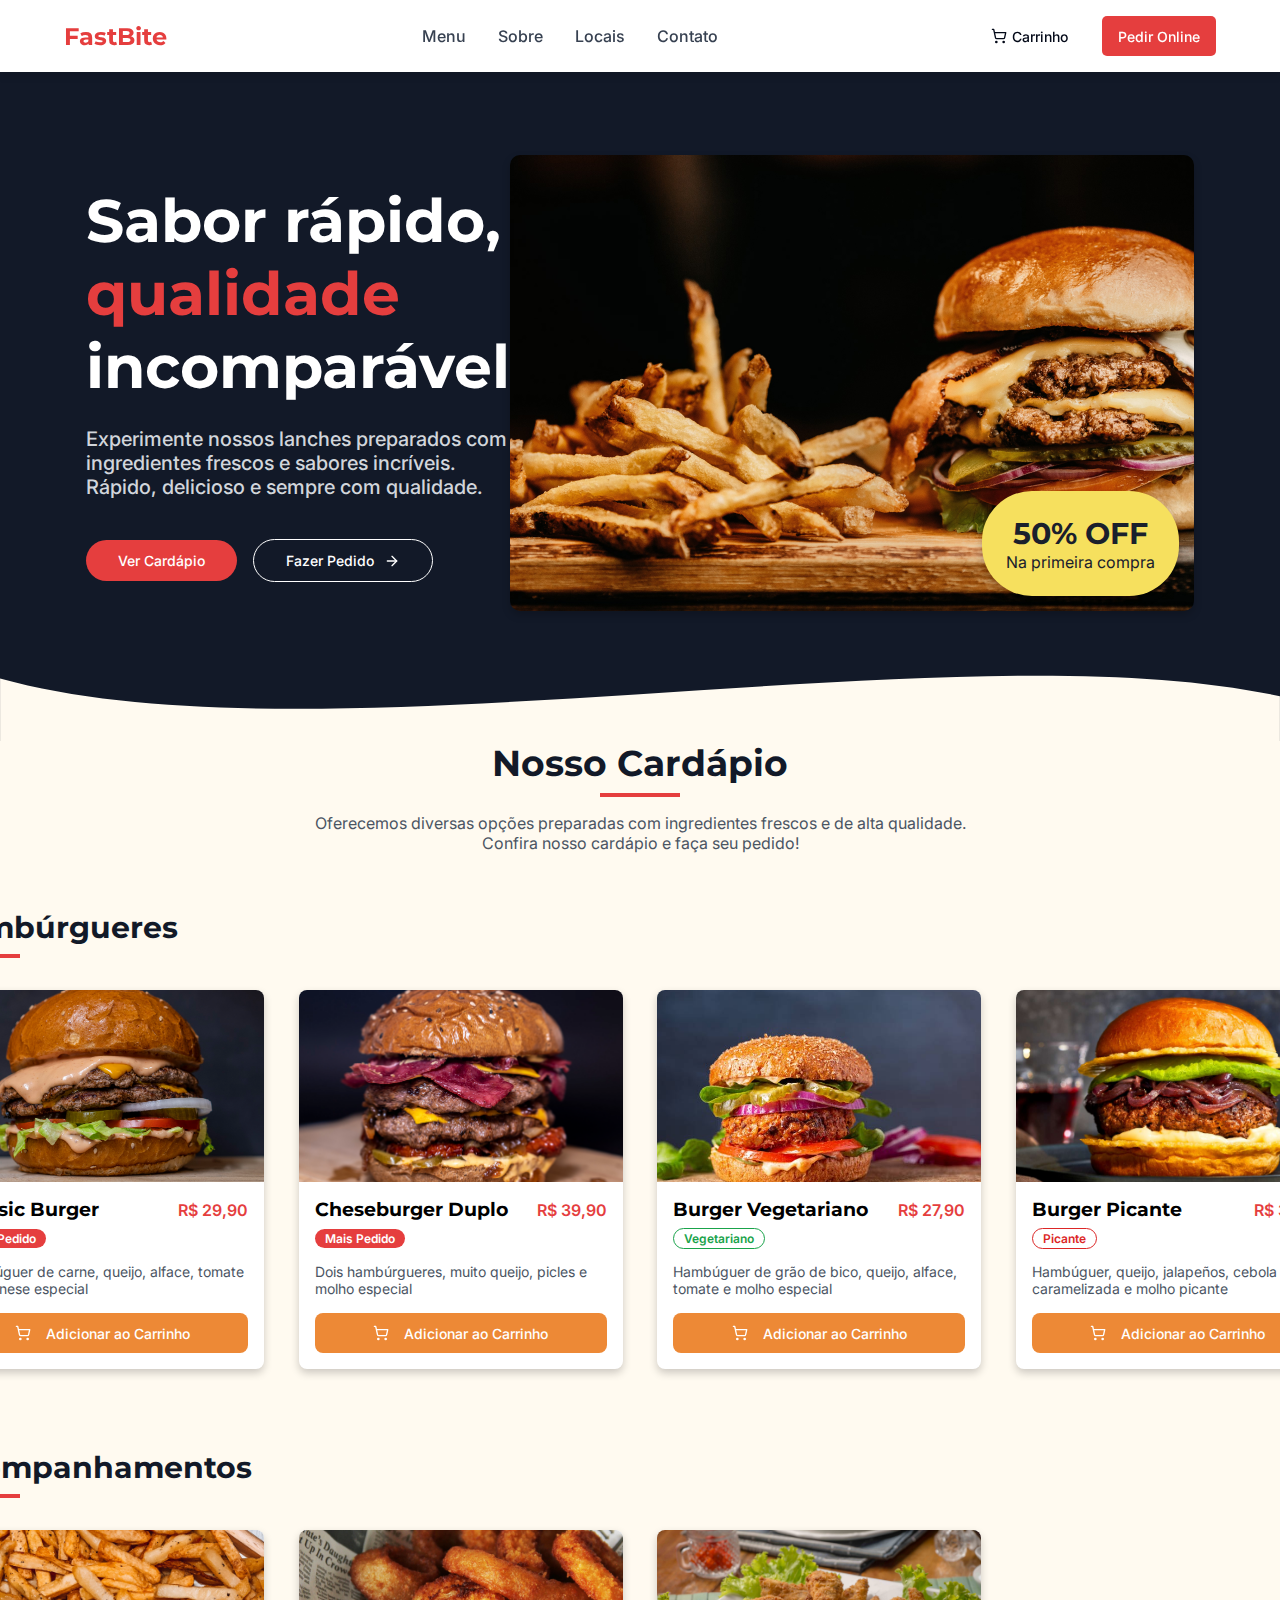
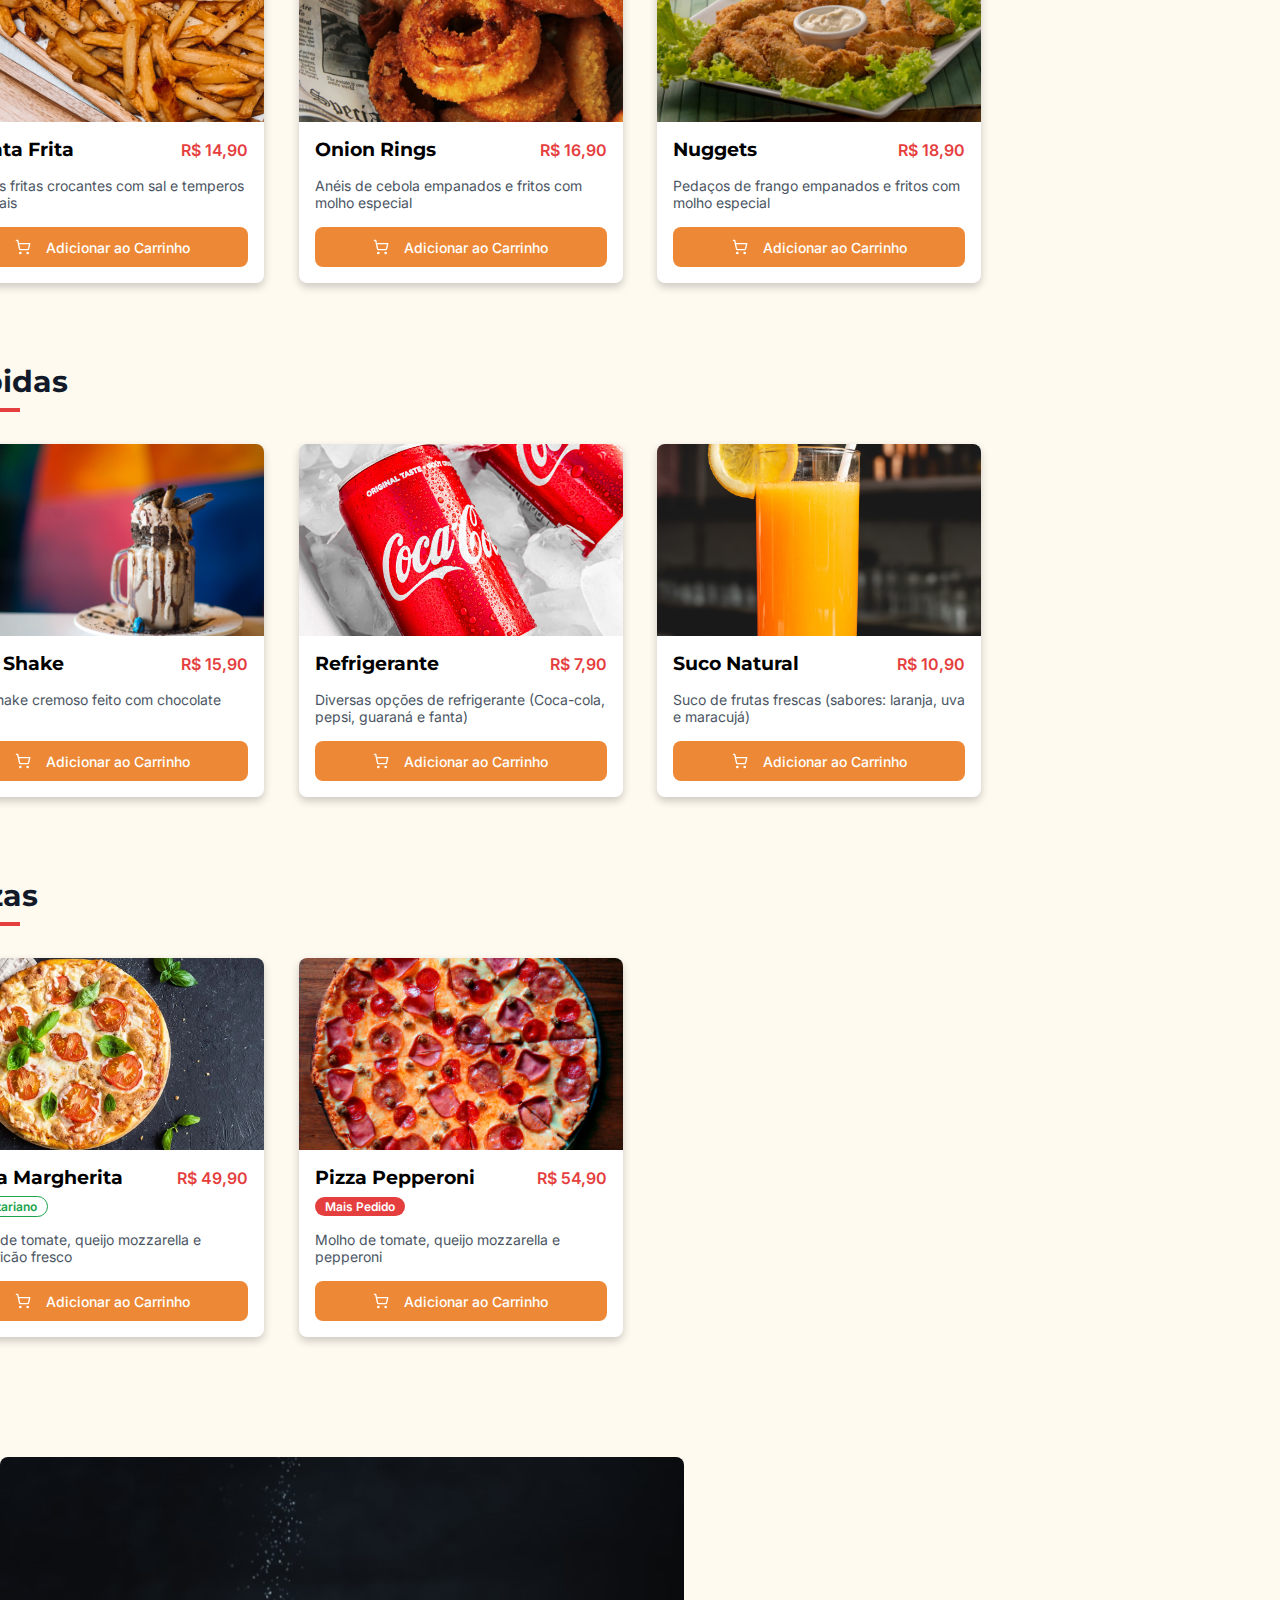
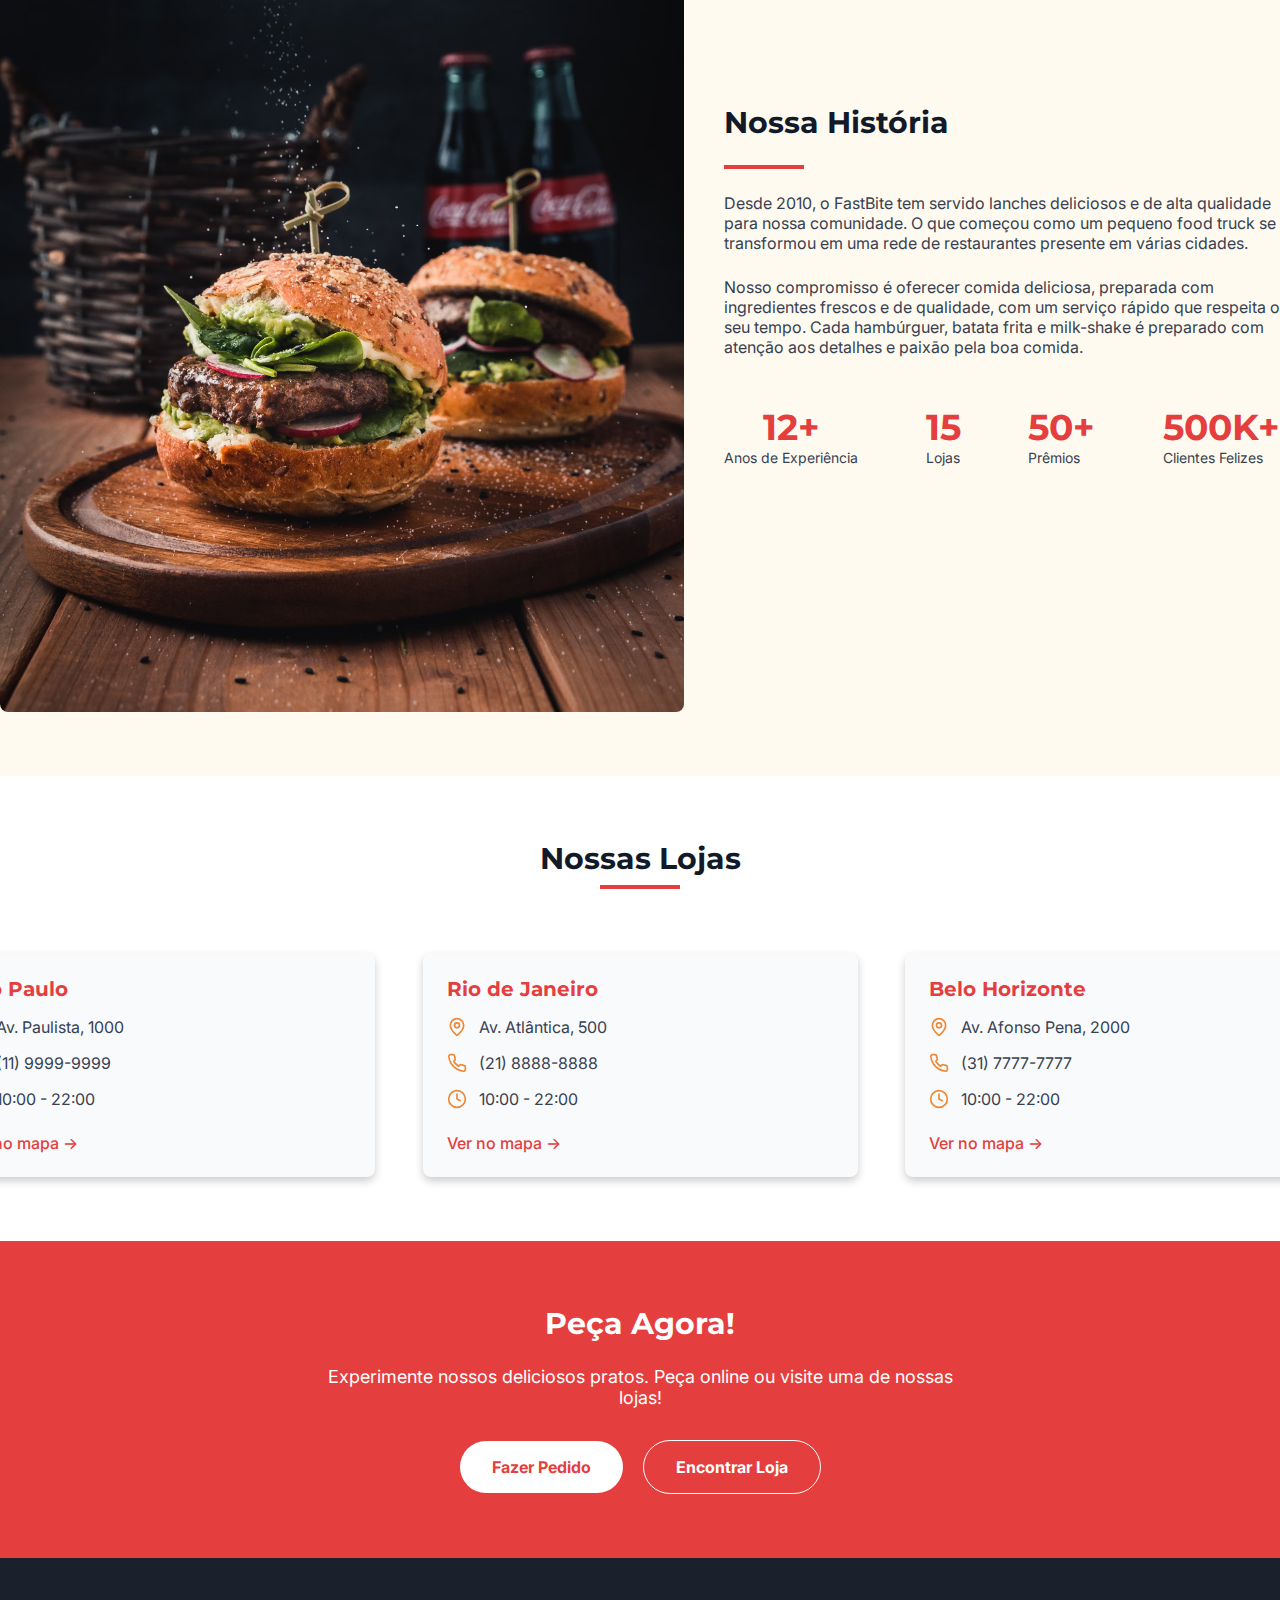
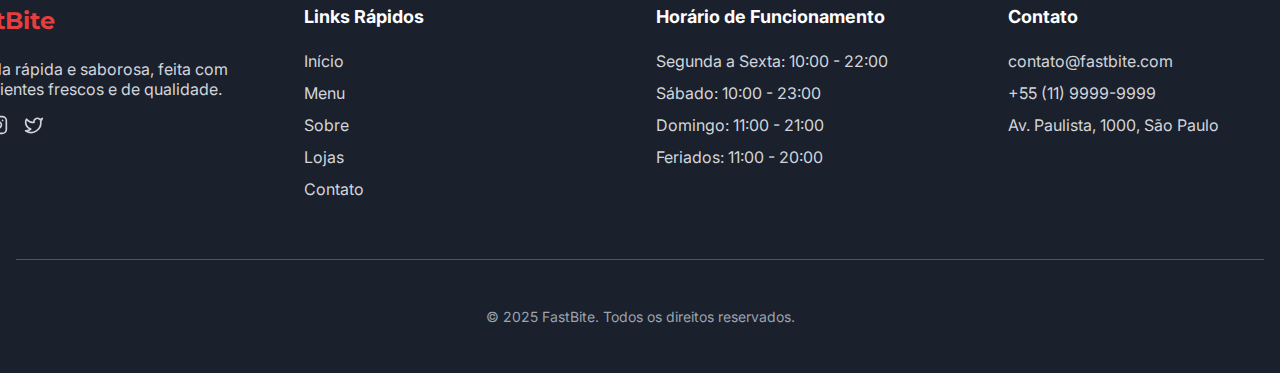
<file: index.html>
<!DOCTYPE html>
<html lang="pt-br">
<head>
  <meta charset="UTF-8">
  <meta name="viewport" content="width=device-width, initial-scale=1.0">
  <link rel="stylesheet" href="style.css">
  <title>FastBite</title>
</head>
<body>
    <header>
      <div class="container-header">
        <h1>
          <a href="./index.html">FastBite</a>
        </h1>
    
        <nav>
          <ul>
            <li><a href="#cardapio">Menu</a></li>
            <li><a href="#sobre">Sobre</a></li>
            <li><a href="#locais">Locais</a></li>
            <li><a href="#contato">Contato</a></li>
          </ul>
        </nav>
    
        <div class="botoes1">
          <a href="./carrinho.html">
            <button class="carrinho">
              <svg xmlns="http://www.w3.org/2000/svg" width="16" height="16" viewBox="0 0 24 24" fill="none" stroke="currentColor" stroke-width="2" stroke-linecap="round" stroke-linejoin="round" class="lucide lucide-shopping-cart" data-lov-id="src/components/Header.tsx:28:14" data-lov-name="ShoppingCart" data-component-path="src/components/Header.tsx" data-component-line="28" data-component-file="Header.tsx" data-component-name="ShoppingCart" data-component-content="%7B%7D"><circle cx="8" cy="21" r="1"></circle><circle cx="19" cy="21" r="1"></circle><path d="M2.05 2.05h2l2.66 12.42a2 2 0 0 0 2 1.58h9.78a2 2 0 0 0 1.95-1.57l1.65-7.43H5.12"></path></svg>
              Carrinho
            </button>
          </a>
          
          <button class="online">Pedir Online</button>
        </div>
      </div>
    </header>
  
    <main>
      <section class="container1" id="inicio">
        <div class="conteudo">
          <div class="texto-cont1">
            <h1>Sabor rápido, <span> qualidade</span> incomparável</h1>
            <p>Experimente nossos lanches preparados com ingredientes frescos e sabores incríveis. Rápido, delicioso e sempre com qualidade.</p>
    
            <div class="botoes2">
              <a href="#cardapio">
                <button class="cardapio">Ver Cardápio</button>
              </a>
              <button class="pedido">
                Fazer Pedido
                <svg xmlns="http://www.w3.org/2000/svg" width="16" height="16" viewBox="0 0 24 24" fill="none" stroke="currentColor" stroke-width="2" stroke-linecap="round" stroke-linejoin="round" class="lucide lucide-arrow-right ml-2 h-4 w-4" data-lov-id="src/components/Hero.tsx:23:14" data-lov-name="ArrowRight" data-component-path="src/components/Hero.tsx" data-component-line="23" data-component-file="Hero.tsx" data-component-name="ArrowRight" data-component-content="%7B%22className%22%3A%22ml-2%20h-4%20w-4%22%7D"><path d="M5 12h14"></path><path d="m12 5 7 7-7 7"></path></svg>
              </button>
            </div>
          </div>
    
          <div class="imagem-cont1">
            <img src="./images/photo-1561758033-d89a9ad46330.avif" alt="Hamburguer com batata frita">
    
            <div class="desconto">
              <h2>50% OFF</h2>
              <p>Na primeira compra</p>
            </div>
          </div>
        </div>

        <div class="wave-bottom">
          <svg viewBox="0 0 1440 110" xmlns="http://www.w3.org/2000/svg">
            <path fill="#FFFAF0" d="M0,40 C360,140 1080,-20 1440,60 L1440,150 L0,150 Z"/>
          </svg>
        </div>
      </section>

      <section class="container2" id="cardapio">
        <div class="conteudo">
          <div class="nossoCardapio">
            <h2>Nosso Cardápio</h2>
            <hr>
            <p>Oferecemos diversas opções preparadas com ingredientes frescos e de alta qualidade.</p>
            <p>Confira nosso cardápio e faça seu pedido!</p>
          </div>
        </div>

        <div class="secao-itens">
          <h2>Hambúrgueres</h2>
          <hr>
          <div class="itens-cardapio">
            <div class="item1">
              <img src="./Images/hamburguer1.avif" alt="Classic Burger">
              
              <div class="itens-conteudo">
                <div class="titulo-itens">
                  <h3>Classic Burger</h3>
                  <span>R$ 29,90</span>
                </div>

                <span class="mais_pedido">Mais Pedido</span>
                <p>Hambúguer de carne, queijo, alface, tomate e maionese especial</p>

                <button>
                  <svg xmlns="http://www.w3.org/2000/svg" width="16" height="16" viewBox="0 0 24 24" fill="none" stroke="currentColor" stroke-width="2" stroke-linecap="round" stroke-linejoin="round" class="lucide lucide-shopping-cart" data-lov-id="src/components/Header.tsx:28:14" data-lov-name="ShoppingCart" data-component-path="src/components/Header.tsx" data-component-line="28" data-component-file="Header.tsx" data-component-name="ShoppingCart" data-component-content="%7B%7D"><circle cx="8" cy="21" r="1"></circle><circle cx="19" cy="21" r="1"></circle><path d="M2.05 2.05h2l2.66 12.42a2 2 0 0 0 2 1.58h9.78a2 2 0 0 0 1.95-1.57l1.65-7.43H5.12"></path></svg>
                  Adicionar ao Carrinho
                </button>
              </div>
            </div>

            <div class="item2">
              <img src="./Images/hamburguer2.avif" alt="Classic Burger">
              
              <div class="itens-conteudo">
                <div class="titulo-itens">
                  <h3>Cheseburger Duplo</h3>
                  <span>R$ 39,90</span>
                </div>

                <span class="mais_pedido">Mais Pedido</span>
                <p>Dois hambúrgueres, muito queijo, picles e molho especial</p>

                <button>
                  <svg xmlns="http://www.w3.org/2000/svg" width="16" height="16" viewBox="0 0 24 24" fill="none" stroke="currentColor" stroke-width="2" stroke-linecap="round" stroke-linejoin="round" class="lucide lucide-shopping-cart" data-lov-id="src/components/Header.tsx:28:14" data-lov-name="ShoppingCart" data-component-path="src/components/Header.tsx" data-component-line="28" data-component-file="Header.tsx" data-component-name="ShoppingCart" data-component-content="%7B%7D"><circle cx="8" cy="21" r="1"></circle><circle cx="19" cy="21" r="1"></circle><path d="M2.05 2.05h2l2.66 12.42a2 2 0 0 0 2 1.58h9.78a2 2 0 0 0 1.95-1.57l1.65-7.43H5.12"></path></svg>
                  Adicionar ao Carrinho
                </button>
              </div>
              
            </div>

            <div class="item3">
              <img src="./Images/hamburguer3.jpg" alt="Classic Burger">
              
              <div class="itens-conteudo">
                <div class="titulo-itens">
                  <h3>Burger Vegetariano</h3>
                  <span>R$ 27,90</span>
                </div>

                <span class="vegetariano">Vegetariano</span>
                <p>Hambúguer de grão de bico, queijo, alface, tomate e molho especial</p>

                <button>
                  <svg xmlns="http://www.w3.org/2000/svg" width="16" height="16" viewBox="0 0 24 24" fill="none" stroke="currentColor" stroke-width="2" stroke-linecap="round" stroke-linejoin="round" class="lucide lucide-shopping-cart" data-lov-id="src/components/Header.tsx:28:14" data-lov-name="ShoppingCart" data-component-path="src/components/Header.tsx" data-component-line="28" data-component-file="Header.tsx" data-component-name="ShoppingCart" data-component-content="%7B%7D"><circle cx="8" cy="21" r="1"></circle><circle cx="19" cy="21" r="1"></circle><path d="M2.05 2.05h2l2.66 12.42a2 2 0 0 0 2 1.58h9.78a2 2 0 0 0 1.95-1.57l1.65-7.43H5.12"></path></svg>
                  Adicionar ao Carrinho
                </button>
              </div>
            </div>

            <div class="item4">
              <img src="./Images/hamburguer4.jpg" alt="Classic Burger">
              
              <div class="itens-conteudo">
                <div class="titulo-itens">
                  <h3>Burger Picante</h3>
                  <span>R$ 32,90</span>
                </div>

                <span class="picante">Picante</span>
                <p>Hambúguer, queijo, jalapeños, cebola caramelizada e molho picante</p>

                <button>
                  <svg xmlns="http://www.w3.org/2000/svg" width="16" height="16" viewBox="0 0 24 24" fill="none" stroke="currentColor" stroke-width="2" stroke-linecap="round" stroke-linejoin="round" class="lucide lucide-shopping-cart" data-lov-id="src/components/Header.tsx:28:14" data-lov-name="ShoppingCart" data-component-path="src/components/Header.tsx" data-component-line="28" data-component-file="Header.tsx" data-component-name="ShoppingCart" data-component-content="%7B%7D"><circle cx="8" cy="21" r="1"></circle><circle cx="19" cy="21" r="1"></circle><path d="M2.05 2.05h2l2.66 12.42a2 2 0 0 0 2 1.58h9.78a2 2 0 0 0 1.95-1.57l1.65-7.43H5.12"></path></svg>
                  Adicionar ao Carrinho
                </button>
              </div>
            </div>
          </div>
        </div>

        <div class="secao-itens">
          <h2>Acompanhamentos</h2>
          <hr>
          <div class="itens-cardapio">
            <div class="item1">
              <img src="./Images/fritas.avif" alt="Batata Frita">
              
              <div class="itens-conteudo">
                <div class="titulo-itens">
                  <h3>Batata Frita</h3>
                  <span>R$ 14,90</span>
                </div>

                <p>Batatas fritas crocantes com sal e temperos especiais</p>

                <button>
                  <svg xmlns="http://www.w3.org/2000/svg" width="16" height="16" viewBox="0 0 24 24" fill="none" stroke="currentColor" stroke-width="2" stroke-linecap="round" stroke-linejoin="round" class="lucide lucide-shopping-cart" data-lov-id="src/components/Header.tsx:28:14" data-lov-name="ShoppingCart" data-component-path="src/components/Header.tsx" data-component-line="28" data-component-file="Header.tsx" data-component-name="ShoppingCart" data-component-content="%7B%7D"><circle cx="8" cy="21" r="1"></circle><circle cx="19" cy="21" r="1"></circle><path d="M2.05 2.05h2l2.66 12.42a2 2 0 0 0 2 1.58h9.78a2 2 0 0 0 1.95-1.57l1.65-7.43H5.12"></path></svg>
                  Adicionar ao Carrinho
                </button>
              </div>
            </div>

            <div class="item2">
              <img src="./Images/onionrings.avif" alt="Onion Rings">
              
              <div class="itens-conteudo">
                <div class="titulo-itens">
                  <h3>Onion Rings</h3>
                  <span>R$ 16,90</span>
                </div>

                <p>Anéis de cebola empanados e fritos com molho especial</p>

                <button>
                  <svg xmlns="http://www.w3.org/2000/svg" width="16" height="16" viewBox="0 0 24 24" fill="none" stroke="currentColor" stroke-width="2" stroke-linecap="round" stroke-linejoin="round" class="lucide lucide-shopping-cart" data-lov-id="src/components/Header.tsx:28:14" data-lov-name="ShoppingCart" data-component-path="src/components/Header.tsx" data-component-line="28" data-component-file="Header.tsx" data-component-name="ShoppingCart" data-component-content="%7B%7D"><circle cx="8" cy="21" r="1"></circle><circle cx="19" cy="21" r="1"></circle><path d="M2.05 2.05h2l2.66 12.42a2 2 0 0 0 2 1.58h9.78a2 2 0 0 0 1.95-1.57l1.65-7.43H5.12"></path></svg>
                  Adicionar ao Carrinho
                </button>
              </div>
            </div>

            <div class="item3">
              <img src="./Images/nuggets.avif" alt="Nuggets">
              
              <div class="itens-conteudo">
                <div class="titulo-itens">
                  <h3>Nuggets</h3>
                  <span>R$ 18,90</span>
                </div>

                <p>Pedaços de frango empanados e fritos com molho especial</p>

                <button>
                  <svg xmlns="http://www.w3.org/2000/svg" width="16" height="16" viewBox="0 0 24 24" fill="none" stroke="currentColor" stroke-width="2" stroke-linecap="round" stroke-linejoin="round" class="lucide lucide-shopping-cart" data-lov-id="src/components/Header.tsx:28:14" data-lov-name="ShoppingCart" data-component-path="src/components/Header.tsx" data-component-line="28" data-component-file="Header.tsx" data-component-name="ShoppingCart" data-component-content="%7B%7D"><circle cx="8" cy="21" r="1"></circle><circle cx="19" cy="21" r="1"></circle><path d="M2.05 2.05h2l2.66 12.42a2 2 0 0 0 2 1.58h9.78a2 2 0 0 0 1.95-1.57l1.65-7.43H5.12"></path></svg>
                  Adicionar ao Carrinho
                </button>
              </div>
            </div>

            <div class="hidden" class="item4"></div>
            </div>
          </div>

          <div class="secao-itens">
          <h2>Bebidas</h2>
          <hr>
          <div class="itens-cardapio">
            <div class="item1">
              <img src="./Images/milkshake.avif" alt="Milk Shake">
              
              <div class="itens-conteudo">
                <div class="titulo-itens">
                  <h3>Milk Shake</h3>
                  <span>R$ 15,90</span>
                </div>

                <p>Milk Shake cremoso feito com chocolate belga</p>

                <button>
                  <svg xmlns="http://www.w3.org/2000/svg" width="16" height="16" viewBox="0 0 24 24" fill="none" stroke="currentColor" stroke-width="2" stroke-linecap="round" stroke-linejoin="round" class="lucide lucide-shopping-cart" data-lov-id="src/components/Header.tsx:28:14" data-lov-name="ShoppingCart" data-component-path="src/components/Header.tsx" data-component-line="28" data-component-file="Header.tsx" data-component-name="ShoppingCart" data-component-content="%7B%7D"><circle cx="8" cy="21" r="1"></circle><circle cx="19" cy="21" r="1"></circle><path d="M2.05 2.05h2l2.66 12.42a2 2 0 0 0 2 1.58h9.78a2 2 0 0 0 1.95-1.57l1.65-7.43H5.12"></path></svg>
                  Adicionar ao Carrinho
                </button>
              </div>
            </div>

            <div class="item2">
              <img src="./Images/coca cola.avif" alt="Refrigerante">
              
              <div class="itens-conteudo">
                <div class="titulo-itens">
                  <h3>Refrigerante</h3>
                  <span>R$ 7,90</span>
                </div>

                <p>Diversas opções de refrigerante (Coca-cola, pepsi, guaraná e fanta)</p>

                <button>
                  <svg xmlns="http://www.w3.org/2000/svg" width="16" height="16" viewBox="0 0 24 24" fill="none" stroke="currentColor" stroke-width="2" stroke-linecap="round" stroke-linejoin="round" class="lucide lucide-shopping-cart" data-lov-id="src/components/Header.tsx:28:14" data-lov-name="ShoppingCart" data-component-path="src/components/Header.tsx" data-component-line="28" data-component-file="Header.tsx" data-component-name="ShoppingCart" data-component-content="%7B%7D"><circle cx="8" cy="21" r="1"></circle><circle cx="19" cy="21" r="1"></circle><path d="M2.05 2.05h2l2.66 12.42a2 2 0 0 0 2 1.58h9.78a2 2 0 0 0 1.95-1.57l1.65-7.43H5.12"></path></svg>
                  Adicionar ao Carrinho
                </button>
              </div>
              
            </div>

            <div class="item3">
              <img src="./Images/suco natural.avif" alt="Suco">
              
              <div class="itens-conteudo">
                <div class="titulo-itens">
                  <h3>Suco Natural</h3>
                  <span>R$ 10,90</span>
                </div>

                <p>Suco de frutas frescas (sabores: laranja, uva e maracujá)</p>

                <button>
                  <svg xmlns="http://www.w3.org/2000/svg" width="16" height="16" viewBox="0 0 24 24" fill="none" stroke="currentColor" stroke-width="2" stroke-linecap="round" stroke-linejoin="round" class="lucide lucide-shopping-cart" data-lov-id="src/components/Header.tsx:28:14" data-lov-name="ShoppingCart" data-component-path="src/components/Header.tsx" data-component-line="28" data-component-file="Header.tsx" data-component-name="ShoppingCart" data-component-content="%7B%7D"><circle cx="8" cy="21" r="1"></circle><circle cx="19" cy="21" r="1"></circle><path d="M2.05 2.05h2l2.66 12.42a2 2 0 0 0 2 1.58h9.78a2 2 0 0 0 1.95-1.57l1.65-7.43H5.12"></path></svg>
                  Adicionar ao Carrinho
                </button>
              </div>
            </div>

            <div class="hidden" class="item4"></div>
          </div>
        </div>

        <div class="secao-itens">
          <h2>Pizzas</h2>
          <hr>
          <div class="itens-cardapio">
            <div class="item1">
              <img src="./Images/pizza1.webp" alt="Pizza Margherita">
              
              <div class="itens-conteudo">
                <div class="titulo-itens">
                  <h3>Pizza Margherita</h3>
                  <span>R$ 49,90</span>
                </div>

                <span class="vegetariano">Vegetariano</span>
                <p>Molho de tomate, queijo mozzarella e manjericão fresco</p>

                <button>
                  <svg xmlns="http://www.w3.org/2000/svg" width="16" height="16" viewBox="0 0 24 24" fill="none" stroke="currentColor" stroke-width="2" stroke-linecap="round" stroke-linejoin="round" class="lucide lucide-shopping-cart" data-lov-id="src/components/Header.tsx:28:14" data-lov-name="ShoppingCart" data-component-path="src/components/Header.tsx" data-component-line="28" data-component-file="Header.tsx" data-component-name="ShoppingCart" data-component-content="%7B%7D"><circle cx="8" cy="21" r="1"></circle><circle cx="19" cy="21" r="1"></circle><path d="M2.05 2.05h2l2.66 12.42a2 2 0 0 0 2 1.58h9.78a2 2 0 0 0 1.95-1.57l1.65-7.43H5.12"></path></svg>
                  Adicionar ao Carrinho
                </button>
              </div>
            </div>

            <div class="item2">
              <img src="./Images/pizza2.avif" alt="Pizza Pepperoni">
              
              <div class="itens-conteudo">
                <div class="titulo-itens">
                  <h3>Pizza Pepperoni</h3>
                  <span>R$ 54,90</span>
                </div>

                <span class="mais_pedido">Mais Pedido</span>
                <p>Molho de tomate, queijo mozzarella e pepperoni</p>

                <button>
                  <svg xmlns="http://www.w3.org/2000/svg" width="16" height="16" viewBox="0 0 24 24" fill="none" stroke="currentColor" stroke-width="2" stroke-linecap="round" stroke-linejoin="round" class="lucide lucide-shopping-cart" data-lov-id="src/components/Header.tsx:28:14" data-lov-name="ShoppingCart" data-component-path="src/components/Header.tsx" data-component-line="28" data-component-file="Header.tsx" data-component-name="ShoppingCart" data-component-content="%7B%7D"><circle cx="8" cy="21" r="1"></circle><circle cx="19" cy="21" r="1"></circle><path d="M2.05 2.05h2l2.66 12.42a2 2 0 0 0 2 1.58h9.78a2 2 0 0 0 1.95-1.57l1.65-7.43H5.12"></path></svg>
                  Adicionar ao Carrinho
                </button>
              </div>
              
            </div>

            <div class="hidden" class="item3"></div>

            <div class="hidden" class="item4"></div>
          </div>
        </div>
      </section>

      <section class="container3" id="sobre">
        <div class="conteudo">
          <img src="./Images/historia.avif" alt="Dois hambúrgueres com duas garrafas de coca-cola no fundo">

          <div class="historia">
            <h2>Nossa História</h2>
            <hr>
            <p>Desde 2010, o FastBite tem servido lanches deliciosos e de alta qualidade para nossa comunidade. O que começou como um pequeno food truck se transformou em uma rede de restaurantes presente em várias cidades.</p>
            <p>Nosso compromisso é oferecer comida deliciosa, preparada com ingredientes frescos e de qualidade, com um serviço rápido que respeita o seu tempo. Cada hambúrguer, batata frita e milk-shake é preparado com atenção aos detalhes e paixão pela boa comida.</p>

            <div class="conquistas">
              <div class="experiencia">
                <h3>12+</h3>
                <p>Anos de Experiência</p>
              </div>

              <div class="lojas">
                <h3>15</h3>
                <p>Lojas</p>
              </div>

              <div class="premios">
                <h3>50+</h3>
                <p>Prêmios</p>
              </div>

              <div class="clientes">
                <h3>500K+</h3>
                <p>Clientes Felizes</p>
              </div>
            </div>
            </div>
        </div>
      </section>

      <section class="container4" id="locais">
        <div class="conteudo">
          <h2>Nossas Lojas</h2>
          <hr>
          <div class="localizacoes">
            <div class="card-localizacao">
              <h2>São Paulo</h2>

              <div class="local">
                <svg xmlns="http://www.w3.org/2000/svg" width="20" height="20" viewBox="0 0 24 24" fill="none" stroke="currentColor" stroke-width="2" stroke-linecap="round" stroke-linejoin="round" class="lucide lucide-map-pin w-5 h-5 text-brand-orange mr-3 mt-0.5" data-lov-id="src/components/Locations.tsx:43:18" data-lov-name="MapPin" data-component-path="src/components/Locations.tsx" data-component-line="43" data-component-file="Locations.tsx" data-component-name="MapPin" data-component-content="%7B%22className%22%3A%22w-5%20h-5%20text-brand-orange%20mr-3%20mt-0.5%22%7D"><path d="M20 10c0 4.993-5.539 10.193-7.399 11.799a1 1 0 0 1-1.202 0C9.539 20.193 4 14.993 4 10a8 8 0 0 1 16 0"></path><circle cx="12" cy="10" r="3"></circle></svg>
                <p>Av. Paulista, 1000</p>
              </div>

              <div class="telefone">
                <svg xmlns="http://www.w3.org/2000/svg" width="20" height="20" viewBox="0 0 24 24" fill="none" stroke="currentColor" stroke-width="2" stroke-linecap="round" stroke-linejoin="round" class="lucide lucide-phone w-5 h-5 text-brand-orange mr-3" data-lov-id="src/components/Locations.tsx:48:18" data-lov-name="Phone" data-component-path="src/components/Locations.tsx" data-component-line="48" data-component-file="Locations.tsx" data-component-name="Phone" data-component-content="%7B%22className%22%3A%22w-5%20h-5%20text-brand-orange%20mr-3%22%7D"><path d="M22 16.92v3a2 2 0 0 1-2.18 2 19.79 19.79 0 0 1-8.63-3.07 19.5 19.5 0 0 1-6-6 19.79 19.79 0 0 1-3.07-8.67A2 2 0 0 1 4.11 2h3a2 2 0 0 1 2 1.72 12.84 12.84 0 0 0 .7 2.81 2 2 0 0 1-.45 2.11L8.09 9.91a16 16 0 0 0 6 6l1.27-1.27a2 2 0 0 1 2.11-.45 12.84 12.84 0 0 0 2.81.7A2 2 0 0 1 22 16.92z"></path></svg>
                <p>(11) 9999-9999</p>
              </div>

              <div class="horario">
                <svg xmlns="http://www.w3.org/2000/svg" width="20" height="20" viewBox="0 0 24 24" fill="none" stroke="currentColor" stroke-width="2" stroke-linecap="round" stroke-linejoin="round" class="lucide lucide-clock w-5 h-5 text-brand-orange mr-3" data-lov-id="src/components/Locations.tsx:53:18" data-lov-name="Clock" data-component-path="src/components/Locations.tsx" data-component-line="53" data-component-file="Locations.tsx" data-component-name="Clock" data-component-content="%7B%22className%22%3A%22w-5%20h-5%20text-brand-orange%20mr-3%22%7D"><circle cx="12" cy="12" r="10"></circle><polyline points="12 6 12 12 16 14"></polyline></svg>
                <p>10:00 - 22:00</p>
              </div>

              <a href="">Ver no mapa →</a>
            </div>

            <div class="card-localizacao">
              <h2>Rio de Janeiro</h2>

              <div class="local">
                <svg xmlns="http://www.w3.org/2000/svg" width="20" height="20" viewBox="0 0 24 24" fill="none" stroke="currentColor" stroke-width="2" stroke-linecap="round" stroke-linejoin="round" class="lucide lucide-map-pin w-5 h-5 text-brand-orange mr-3 mt-0.5" data-lov-id="src/components/Locations.tsx:43:18" data-lov-name="MapPin" data-component-path="src/components/Locations.tsx" data-component-line="43" data-component-file="Locations.tsx" data-component-name="MapPin" data-component-content="%7B%22className%22%3A%22w-5%20h-5%20text-brand-orange%20mr-3%20mt-0.5%22%7D"><path d="M20 10c0 4.993-5.539 10.193-7.399 11.799a1 1 0 0 1-1.202 0C9.539 20.193 4 14.993 4 10a8 8 0 0 1 16 0"></path><circle cx="12" cy="10" r="3"></circle></svg>
                <p>Av. Atlântica, 500</p>
              </div>

              <div class="telefone">
                <svg xmlns="http://www.w3.org/2000/svg" width="20" height="20" viewBox="0 0 24 24" fill="none" stroke="currentColor" stroke-width="2" stroke-linecap="round" stroke-linejoin="round" class="lucide lucide-phone w-5 h-5 text-brand-orange mr-3" data-lov-id="src/components/Locations.tsx:48:18" data-lov-name="Phone" data-component-path="src/components/Locations.tsx" data-component-line="48" data-component-file="Locations.tsx" data-component-name="Phone" data-component-content="%7B%22className%22%3A%22w-5%20h-5%20text-brand-orange%20mr-3%22%7D"><path d="M22 16.92v3a2 2 0 0 1-2.18 2 19.79 19.79 0 0 1-8.63-3.07 19.5 19.5 0 0 1-6-6 19.79 19.79 0 0 1-3.07-8.67A2 2 0 0 1 4.11 2h3a2 2 0 0 1 2 1.72 12.84 12.84 0 0 0 .7 2.81 2 2 0 0 1-.45 2.11L8.09 9.91a16 16 0 0 0 6 6l1.27-1.27a2 2 0 0 1 2.11-.45 12.84 12.84 0 0 0 2.81.7A2 2 0 0 1 22 16.92z"></path></svg>
                <p>(21) 8888-8888</p>
              </div>

              <div class="horario">
                <svg xmlns="http://www.w3.org/2000/svg" width="20" height="20" viewBox="0 0 24 24" fill="none" stroke="currentColor" stroke-width="2" stroke-linecap="round" stroke-linejoin="round" class="lucide lucide-clock w-5 h-5 text-brand-orange mr-3" data-lov-id="src/components/Locations.tsx:53:18" data-lov-name="Clock" data-component-path="src/components/Locations.tsx" data-component-line="53" data-component-file="Locations.tsx" data-component-name="Clock" data-component-content="%7B%22className%22%3A%22w-5%20h-5%20text-brand-orange%20mr-3%22%7D"><circle cx="12" cy="12" r="10"></circle><polyline points="12 6 12 12 16 14"></polyline></svg>
                <p>10:00 - 22:00</p>
              </div>

              <a href="">Ver no mapa →</a>
            </div>

            <div class="card-localizacao">
              <h2>Belo Horizonte</h2>

              <div class="local">
                <svg xmlns="http://www.w3.org/2000/svg" width="20" height="20" viewBox="0 0 24 24" fill="none" stroke="currentColor" stroke-width="2" stroke-linecap="round" stroke-linejoin="round" class="lucide lucide-map-pin w-5 h-5 text-brand-orange mr-3 mt-0.5" data-lov-id="src/components/Locations.tsx:43:18" data-lov-name="MapPin" data-component-path="src/components/Locations.tsx" data-component-line="43" data-component-file="Locations.tsx" data-component-name="MapPin" data-component-content="%7B%22className%22%3A%22w-5%20h-5%20text-brand-orange%20mr-3%20mt-0.5%22%7D"><path d="M20 10c0 4.993-5.539 10.193-7.399 11.799a1 1 0 0 1-1.202 0C9.539 20.193 4 14.993 4 10a8 8 0 0 1 16 0"></path><circle cx="12" cy="10" r="3"></circle></svg>
                <p>Av. Afonso Pena, 2000</p>
              </div>

              <div class="telefone">
                <svg xmlns="http://www.w3.org/2000/svg" width="20" height="20" viewBox="0 0 24 24" fill="none" stroke="currentColor" stroke-width="2" stroke-linecap="round" stroke-linejoin="round" class="lucide lucide-phone w-5 h-5 text-brand-orange mr-3" data-lov-id="src/components/Locations.tsx:48:18" data-lov-name="Phone" data-component-path="src/components/Locations.tsx" data-component-line="48" data-component-file="Locations.tsx" data-component-name="Phone" data-component-content="%7B%22className%22%3A%22w-5%20h-5%20text-brand-orange%20mr-3%22%7D"><path d="M22 16.92v3a2 2 0 0 1-2.18 2 19.79 19.79 0 0 1-8.63-3.07 19.5 19.5 0 0 1-6-6 19.79 19.79 0 0 1-3.07-8.67A2 2 0 0 1 4.11 2h3a2 2 0 0 1 2 1.72 12.84 12.84 0 0 0 .7 2.81 2 2 0 0 1-.45 2.11L8.09 9.91a16 16 0 0 0 6 6l1.27-1.27a2 2 0 0 1 2.11-.45 12.84 12.84 0 0 0 2.81.7A2 2 0 0 1 22 16.92z"></path></svg>
                <p>(31) 7777-7777</p>
              </div>

              <div class="horario">
                <svg xmlns="http://www.w3.org/2000/svg" width="20" height="20" viewBox="0 0 24 24" fill="none" stroke="currentColor" stroke-width="2" stroke-linecap="round" stroke-linejoin="round" class="lucide lucide-clock w-5 h-5 text-brand-orange mr-3" data-lov-id="src/components/Locations.tsx:53:18" data-lov-name="Clock" data-component-path="src/components/Locations.tsx" data-component-line="53" data-component-file="Locations.tsx" data-component-name="Clock" data-component-content="%7B%22className%22%3A%22w-5%20h-5%20text-brand-orange%20mr-3%22%7D"><circle cx="12" cy="12" r="10"></circle><polyline points="12 6 12 12 16 14"></polyline></svg>
                <p>10:00 - 22:00</p>
              </div>

              <a href="">Ver no mapa →</a>
            </div>
          </div>
        </div>
      </section>

      <section class="container5" id="contato">
        <div class="conteudo">
          <h2>Peça Agora!</h2>
          <p>Experimente nossos deliciosos pratos. Peça online ou visite uma de nossas lojas!</p>
          <div class="botoes-pedido">
            <button class="fazer-pedido">
              Fazer Pedido
            </button>

            <button class="encontrar-loja">
              Encontrar Loja
            </button>
          </div>
        </div>
      </section>
    </main>

    <footer>
      <div class="conteudo">
        <div class="footer-conteudo">
          <div class="fast-bite">
            <h3>FastBite</h3>
            <p>Comida rápida e saborosa, feita com ingredientes frescos e de qualidade.</p>

            <div class="redes">
              <svg xmlns="http://www.w3.org/2000/svg" width="20" height="20" viewBox="0 0 24 24" fill="none" stroke="currentColor" stroke-width="2" stroke-linecap="round" stroke-linejoin="round" class="lucide lucide-facebook" data-lov-id="src/components/Footer.tsx:17:16" data-lov-name="Facebook" data-component-path="src/components/Footer.tsx" data-component-line="17" data-component-file="Footer.tsx" data-component-name="Facebook" data-component-content="%7B%7D"><path d="M18 2h-3a5 5 0 0 0-5 5v3H7v4h3v8h4v-8h3l1-4h-4V7a1 1 0 0 1 1-1h3z"></path></svg>

              <svg xmlns="http://www.w3.org/2000/svg" width="20" height="20" viewBox="0 0 24 24" fill="none" stroke="currentColor" stroke-width="2" stroke-linecap="round" stroke-linejoin="round" class="lucide lucide-instagram" data-lov-id="src/components/Footer.tsx:20:16" data-lov-name="Instagram" data-component-path="src/components/Footer.tsx" data-component-line="20" data-component-file="Footer.tsx" data-component-name="Instagram" data-component-content="%7B%7D"><rect width="20" height="20" x="2" y="2" rx="5" ry="5"></rect><path d="M16 11.37A4 4 0 1 1 12.63 8 4 4 0 0 1 16 11.37z"></path><line x1="17.5" x2="17.51" y1="6.5" y2="6.5"></line></svg>

              <svg xmlns="http://www.w3.org/2000/svg" width="20" height="20" viewBox="0 0 24 24" fill="none" stroke="currentColor" stroke-width="2" stroke-linecap="round" stroke-linejoin="round" class="lucide lucide-twitter" data-lov-id="src/components/Footer.tsx:23:16" data-lov-name="Twitter" data-component-path="src/components/Footer.tsx" data-component-line="23" data-component-file="Footer.tsx" data-component-name="Twitter" data-component-content="%7B%7D"><path d="M22 4s-.7 2.1-2 3.4c1.6 10-9.4 17.3-18 11.6 2.2.1 4.4-.6 6-2C3 15.5.5 9.6 3 5c2.2 2.6 5.6 4.1 9 4-.9-4.2 4-6.6 7-3.8 1.1 0 3-1.2 3-1.2z"></path></svg>
            </div>
          </div>

          <div class="links-rapidos">
            <h4>Links Rápidos</h4>
            <ul>
              <li>
                <a href="#inicio">Início</a>
              </li>
              <li>
                <a href="#cardapio">Menu</a>
              </li>
              <li>
                <a href="#sobre">Sobre</a>
              </li>
              <li>
                <a href="#locais">Lojas</a>
              </li>
              <li>
                <a href="#contato">Contato</a>
              </li>
            </ul>
          </div>

          <div class="horario-funcionamento">
            <h4>Horário de Funcionamento</h4>
            <ul>
              <li>
                Segunda a Sexta: 10:00 - 22:00
              </li>
              <li>
                Sábado: 10:00 - 23:00
              </li>
              <li>
                Domingo: 11:00 - 21:00
              </li>
              <li>
                Feriados: 11:00 - 20:00
              </li>
            </ul>
          </div>

          <div class="contato">
            <h4>Contato</h4>
            <ul>
              <li>contato@fastbite.com</li>
              <li>+55 (11) 9999-9999</li>
              <li>Av. Paulista, 1000, São Paulo</li>
            </ul>
          </div>
        </div>

        <hr>

        <p class="copyright">&copy; 2025 FastBite. Todos os direitos reservados.</p>
      </div>
    </footer>
</body>
</html>
</file>
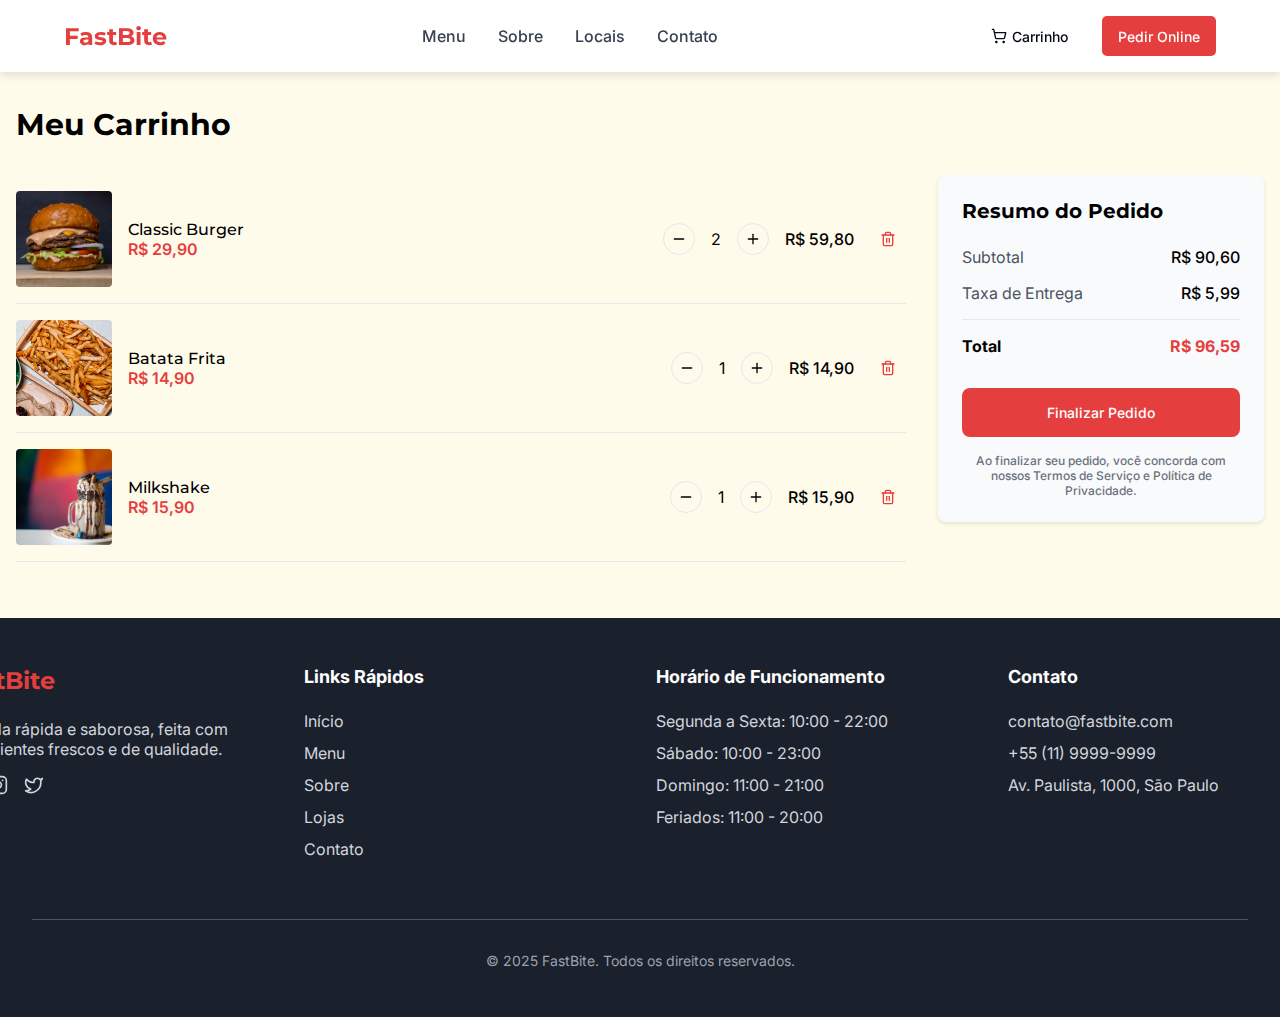
<file: carrinho.html>
<!DOCTYPE html>
<html lang="pt-br">
<head>
    <meta charset="UTF-8">
    <meta name="viewport" content="width=device-width, initial-scale=1.0">
    <link rel="stylesheet" href="carrinho.css">
    <title>FastBite</title>
</head>
<body>
    <header>
      <div class="container-header">
        <h1>
          <a href="./index.html">FastBite</a>
        </h1>
    
        <nav>
          <ul>
            <li><a href="#cardapio">Menu</a></li>
            <li><a href="#sobre">Sobre</a></li>
            <li><a href="#locais">Locais</a></li>
            <li><a href="#contato">Contato</a></li>
          </ul>
        </nav>
    
        <div class="botoes1">
          <a href="./carrinho.html">
            <button class="carrinho">
              <svg xmlns="http://www.w3.org/2000/svg" width="16" height="16" viewBox="0 0 24 24" fill="none" stroke="currentColor" stroke-width="2" stroke-linecap="round" stroke-linejoin="round" class="lucide lucide-shopping-cart" data-lov-id="src/components/Header.tsx:28:14" data-lov-name="ShoppingCart" data-component-path="src/components/Header.tsx" data-component-line="28" data-component-file="Header.tsx" data-component-name="ShoppingCart" data-component-content="%7B%7D"><circle cx="8" cy="21" r="1"></circle><circle cx="19" cy="21" r="1"></circle><path d="M2.05 2.05h2l2.66 12.42a2 2 0 0 0 2 1.58h9.78a2 2 0 0 0 1.95-1.57l1.65-7.43H5.12"></path></svg>
              Carrinho
            </button>
          </a>
          
          <button class="online">Pedir Online</button>
        </div>
      </div>
    </header>

    <main>
        <div class="conteudo">
            <h1>Meu Carrinho</h1>

            <div class="carrinho-container">
                <div class="pedido">
                    <div class="itens">
                        <div class="item-selecionado">
                            <img src="./Images/hamburguer1.avif" alt="Classic Burger">
                            <div class="item-text">
                                <h2>Classic Burger</h2>
                                <p>R$ 29,90</p>
                            </div>
                        </div>
                        <div class="total">
                            <button>
                                <svg xmlns="http://www.w3.org/2000/svg" width="16" height="16" viewBox="0 0 24 24" fill="none" stroke="currentColor" stroke-width="2" stroke-linecap="round" stroke-linejoin="round" class="lucide lucide-minus h-4 w-4" data-lov-id="src/pages/Cart.tsx:68:24" data-lov-name="Minus" data-component-path="src/pages/Cart.tsx" data-component-line="68" data-component-file="Cart.tsx" data-component-name="Minus" data-component-content="%7B%22className%22%3A%22h-4%20w-4%22%7D"><path d="M5 12h14"></path></svg>
                            </button>
                            <span>2</span>
                            <button>
                                <svg xmlns="http://www.w3.org/2000/svg" width="16" height="16" viewBox="0 0 24 24" fill="none" stroke="currentColor" stroke-width="2" stroke-linecap="round" stroke-linejoin="round" class="lucide lucide-plus h-4 w-4" data-lov-id="src/pages/Cart.tsx:76:24" data-lov-name="Plus" data-component-path="src/pages/Cart.tsx" data-component-line="76" data-component-file="Cart.tsx" data-component-name="Plus" data-component-content="%7B%22className%22%3A%22h-4%20w-4%22%7D"><path d="M5 12h14"></path><path d="M12 5v14"></path></svg>
                            </button>
                            <p>R$ 59,80</p>
                            <svg xmlns="http://www.w3.org/2000/svg" width="16" height="16" viewBox="0 0 24 24" fill="none" stroke="currentColor" stroke-width="2" stroke-linecap="round" stroke-linejoin="round" class="lucide lucide-trash2 h-5 w-5" data-lov-id="src/pages/Cart.tsx:83:22" data-lov-name="Trash2" data-component-path="src/pages/Cart.tsx" data-component-line="83" data-component-file="Cart.tsx" data-component-name="Trash2" data-component-content="%7B%22className%22%3A%22h-5%20w-5%22%7D"><path d="M3 6h18"></path><path d="M19 6v14c0 1-1 2-2 2H7c-1 0-2-1-2-2V6"></path><path d="M8 6V4c0-1 1-2 2-2h4c1 0 2 1 2 2v2"></path><line x1="10" x2="10" y1="11" y2="17"></line><line x1="14" x2="14" y1="11" y2="17"></line></svg>
                        </div>
                    </div>

                    <hr>

                    <div class="itens">
                        <div class="item-selecionado">
                            <img src="./Images/fritas.avif" alt="Batata Frita">
                            <div class="item-text">
                                <h2>Batata Frita</h2>
                                <p>R$ 14,90</p>
                            </div>
                        </div>
                        <div class="total">
                            <button>
                                <svg xmlns="http://www.w3.org/2000/svg" width="16" height="16" viewBox="0 0 24 24" fill="none" stroke="currentColor" stroke-width="2" stroke-linecap="round" stroke-linejoin="round" class="lucide lucide-minus h-4 w-4" data-lov-id="src/pages/Cart.tsx:68:24" data-lov-name="Minus" data-component-path="src/pages/Cart.tsx" data-component-line="68" data-component-file="Cart.tsx" data-component-name="Minus" data-component-content="%7B%22className%22%3A%22h-4%20w-4%22%7D"><path d="M5 12h14"></path></svg>
                            </button>
                            <span>1</span>
                            <button>
                                <svg xmlns="http://www.w3.org/2000/svg" width="16" height="16" viewBox="0 0 24 24" fill="none" stroke="currentColor" stroke-width="2" stroke-linecap="round" stroke-linejoin="round" class="lucide lucide-plus h-4 w-4" data-lov-id="src/pages/Cart.tsx:76:24" data-lov-name="Plus" data-component-path="src/pages/Cart.tsx" data-component-line="76" data-component-file="Cart.tsx" data-component-name="Plus" data-component-content="%7B%22className%22%3A%22h-4%20w-4%22%7D"><path d="M5 12h14"></path><path d="M12 5v14"></path></svg>
                            </button>
                            <p>R$ 14,90</p>
                            <svg xmlns="http://www.w3.org/2000/svg" width="16" height="16" viewBox="0 0 24 24" fill="none" stroke="currentColor" stroke-width="2" stroke-linecap="round" stroke-linejoin="round" class="lucide lucide-trash2 h-5 w-5" data-lov-id="src/pages/Cart.tsx:83:22" data-lov-name="Trash2" data-component-path="src/pages/Cart.tsx" data-component-line="83" data-component-file="Cart.tsx" data-component-name="Trash2" data-component-content="%7B%22className%22%3A%22h-5%20w-5%22%7D"><path d="M3 6h18"></path><path d="M19 6v14c0 1-1 2-2 2H7c-1 0-2-1-2-2V6"></path><path d="M8 6V4c0-1 1-2 2-2h4c1 0 2 1 2 2v2"></path><line x1="10" x2="10" y1="11" y2="17"></line><line x1="14" x2="14" y1="11" y2="17"></line></svg>
                        </div>
                    </div>

                    <hr>

                    <div class="itens">
                        <div class="item-selecionado">
                            <img src="./Images/milkshake.avif" alt="Milkshake">
                            <div class="item-text">
                                <h2>Milkshake</h2>
                                <p>R$ 15,90</p>
                            </div>
                        </div>

                        <div class="total">
                            <button>
                                <svg xmlns="http://www.w3.org/2000/svg" width="16" height="16" viewBox="0 0 24 24" fill="none" stroke="currentColor" stroke-width="2" stroke-linecap="round" stroke-linejoin="round" class="lucide lucide-minus h-4 w-4" data-lov-id="src/pages/Cart.tsx:68:24" data-lov-name="Minus" data-component-path="src/pages/Cart.tsx" data-component-line="68" data-component-file="Cart.tsx" data-component-name="Minus" data-component-content="%7B%22className%22%3A%22h-4%20w-4%22%7D"><path d="M5 12h14"></path></svg>
                            </button>
                            <span>1</span>
                            <button>
                                <svg xmlns="http://www.w3.org/2000/svg" width="16" height="16" viewBox="0 0 24 24" fill="none" stroke="currentColor" stroke-width="2" stroke-linecap="round" stroke-linejoin="round" class="lucide lucide-plus h-4 w-4" data-lov-id="src/pages/Cart.tsx:76:24" data-lov-name="Plus" data-component-path="src/pages/Cart.tsx" data-component-line="76" data-component-file="Cart.tsx" data-component-name="Plus" data-component-content="%7B%22className%22%3A%22h-4%20w-4%22%7D"><path d="M5 12h14"></path><path d="M12 5v14"></path></svg>
                            </button>
                            <p>R$ 15,90</p>
                            <svg xmlns="http://www.w3.org/2000/svg" width="16" height="16" viewBox="0 0 24 24" fill="none" stroke="currentColor" stroke-width="2" stroke-linecap="round" stroke-linejoin="round" class="lucide lucide-trash2 h-5 w-5" data-lov-id="src/pages/Cart.tsx:83:22" data-lov-name="Trash2" data-component-path="src/pages/Cart.tsx" data-component-line="83" data-component-file="Cart.tsx" data-component-name="Trash2" data-component-content="%7B%22className%22%3A%22h-5%20w-5%22%7D"><path d="M3 6h18"></path><path d="M19 6v14c0 1-1 2-2 2H7c-1 0-2-1-2-2V6"></path><path d="M8 6V4c0-1 1-2 2-2h4c1 0 2 1 2 2v2"></path><line x1="10" x2="10" y1="11" y2="17"></line><line x1="14" x2="14" y1="11" y2="17"></line></svg>
                        </div>
                    </div>

                    <hr>
                </div>

                <div class="resumo-pedido">
                    <h2>Resumo do Pedido</h2>
                    <div class="subtotal">
                        <p class="texto-resumo">Subtotal</p>
                        <p class="valor-resumo">R$ 90,60</p>
                    </div>
                    <div class="subtotal">
                        <p class="texto-resumo">Taxa de Entrega</p>
                        <p class="valor-resumo">R$ 5,99</p>
                    </div>

                    <hr>

                    <div class="subtotal">
                        <p class="texto-total">Total</p>
                        <p class="valor-total">R$ 96,59</p>
                    </div>
                    <button class="finalizar-pedido">Finalizar Pedido</button>
                    <p class="politicas">Ao finalizar seu pedido, você concorda com nossos Termos de Serviço e Política de Privacidade.</p>
                </div>
            </div>
        </div>
    </main>

    <footer>
      <div class="conteudo">
        <div class="footer-conteudo">
          <div class="fast-bite">
            <h3>FastBite</h3>
            <p>Comida rápida e saborosa, feita com ingredientes frescos e de qualidade.</p>

            <div class="redes">
              <svg xmlns="http://www.w3.org/2000/svg" width="20" height="20" viewBox="0 0 24 24" fill="none" stroke="currentColor" stroke-width="2" stroke-linecap="round" stroke-linejoin="round" class="lucide lucide-facebook" data-lov-id="src/components/Footer.tsx:17:16" data-lov-name="Facebook" data-component-path="src/components/Footer.tsx" data-component-line="17" data-component-file="Footer.tsx" data-component-name="Facebook" data-component-content="%7B%7D"><path d="M18 2h-3a5 5 0 0 0-5 5v3H7v4h3v8h4v-8h3l1-4h-4V7a1 1 0 0 1 1-1h3z"></path></svg>

              <svg xmlns="http://www.w3.org/2000/svg" width="20" height="20" viewBox="0 0 24 24" fill="none" stroke="currentColor" stroke-width="2" stroke-linecap="round" stroke-linejoin="round" class="lucide lucide-instagram" data-lov-id="src/components/Footer.tsx:20:16" data-lov-name="Instagram" data-component-path="src/components/Footer.tsx" data-component-line="20" data-component-file="Footer.tsx" data-component-name="Instagram" data-component-content="%7B%7D"><rect width="20" height="20" x="2" y="2" rx="5" ry="5"></rect><path d="M16 11.37A4 4 0 1 1 12.63 8 4 4 0 0 1 16 11.37z"></path><line x1="17.5" x2="17.51" y1="6.5" y2="6.5"></line></svg>

              <svg xmlns="http://www.w3.org/2000/svg" width="20" height="20" viewBox="0 0 24 24" fill="none" stroke="currentColor" stroke-width="2" stroke-linecap="round" stroke-linejoin="round" class="lucide lucide-twitter" data-lov-id="src/components/Footer.tsx:23:16" data-lov-name="Twitter" data-component-path="src/components/Footer.tsx" data-component-line="23" data-component-file="Footer.tsx" data-component-name="Twitter" data-component-content="%7B%7D"><path d="M22 4s-.7 2.1-2 3.4c1.6 10-9.4 17.3-18 11.6 2.2.1 4.4-.6 6-2C3 15.5.5 9.6 3 5c2.2 2.6 5.6 4.1 9 4-.9-4.2 4-6.6 7-3.8 1.1 0 3-1.2 3-1.2z"></path></svg>
            </div>
          </div>

          <div class="links-rapidos">
            <h4>Links Rápidos</h4>
            <ul>
              <li>
                <a href="#inicio">Início</a>
              </li>
              <li>
                <a href="#cardapio">Menu</a>
              </li>
              <li>
                <a href="#sobre">Sobre</a>
              </li>
              <li>
                <a href="#locais">Lojas</a>
              </li>
              <li>
                <a href="#contato">Contato</a>
              </li>
            </ul>
          </div>

          <div class="horario-funcionamento">
            <h4>Horário de Funcionamento</h4>
            <ul>
              <li>
                Segunda a Sexta: 10:00 - 22:00
              </li>
              <li>
                Sábado: 10:00 - 23:00
              </li>
              <li>
                Domingo: 11:00 - 21:00
              </li>
              <li>
                Feriados: 11:00 - 20:00
              </li>
            </ul>
          </div>

          <div class="contato">
            <h4>Contato</h4>
            <ul>
              <li>contato@fastbite.com</li>
              <li>+55 (11) 9999-9999</li>
              <li>Av. Paulista, 1000, São Paulo</li>
            </ul>
          </div>
        </div>

        <hr>

        <p class="copyright">&copy; 2025 FastBite. Todos os direitos reservados.</p>
      </div>
    </footer>
</body>
</html>
</file>
<file: style.css>
@import url('https://fonts.googleapis.com/css2?family=Montserrat:ital,wght@0,100..900;1,100..900&display=swap');
@import url('https://fonts.googleapis.com/css2?family=Inter:ital,opsz,wght@0,14..32,100..900;1,14..32,100..900&display=swap');

* {
    margin: 0;
    padding: 0;
    box-sizing: border-box;
    font-family: "Inter", sans-serif;
}

h1, h2, h3 {
    font-family: "Montserrat", sans-serif;
}

header {
    padding: 16px 64px;
    display: flex;
    justify-content: center;
    align-items: center;
    box-shadow: 0 4px 8px rgba(0,0,0,0.1);
    
    position: fixed;
    z-index: 1000;
    width: 100%;
    background: #FFFFFF;
}

.container-header {
    max-width: 1400px;
    width: 100%;

    display: flex;
    justify-content: space-between;
    align-items: center;
}

.container-header h1 a {
    color: #E53E3E;
    font-size: 24px;
    font-weight: 700;
    font-family: "Montserrat", sans-serif;
    display: flex;
    align-items: center;
    margin-left: 0;
}

.container-header ul {
    list-style: none;
    display: flex;
}

.container-header a {
    text-decoration: none;
    color: #374151;
    font-size: 16px;
    font-weight: 500;
    margin-left: 32px;
}

.container-header a:hover {
    color: #E53E3E;
}

.botoes1 {
    display: flex;
    justify-content: center;
    align-items: center;
}

.carrinho img {
    width: 24px;
    height: 24px;
}

.carrinho {
    width: 114px;
    height: 40px;
    font-size: 14px;
    font-weight: 500;
    color: #020817;
    gap: 5px;
    display: flex;
    justify-content: center;
    align-items: center;

    border: none;
    background: none;
    cursor: pointer;
}

.carrinho:hover {
    background: #f1f5f9;
    border-radius: 5px;
}

.online {
    width: 114px;
    height: 40px;
    color: #FFFFFF;
    background-color: #E53E3E;
    padding: 8px 16px;
    font-size: 14px;
    font-weight: 500;
    margin-left: 16px;
    border-radius: 5px;

    border: none;
    cursor: pointer;
}

.online:hover {
    background: #C53030;
}

main {
    padding-top: 55px;
}

.container1 {
    background: #121928;
    display: flex;
    justify-content: center;
    align-items: center;
    padding: 100px;

    position: relative;
    z-index: 1;
}

.container1 .conteudo {
    padding-bottom: 30px;
}

.conteudo {
    max-width: 1400px;
    width: 100%;

    display: flex;
    justify-content: center;
    align-items: center; 
}

.texto-cont1 h1 {
    color: #FFFFFF;
    font-size: 60px;
    font-weight: 700;
}

.texto-cont1 span {
    color: #E53E3E;
    font-size: 60px;
    font-weight: 700;
    font-family: "Montserrat", sans-serif;
}

.texto-cont1 p {
    color: #D1D5DB;
    font-size: 20px;
    font-weight: 500;
    margin-top: 24px;
}

.imagem-cont1 {
    position: relative;
    display: inline-block;
}

.imagem-cont1 img {
    width: 684px;
    border-radius: 10px;
    display: block;
    box-shadow: 0 4px 8px rgba(0, 0, 0, 0.2);
  }  

.desconto {
    position: absolute;
    bottom: 15px;
    right: 15px;
    background: #F6E05E;
    color: #1A202C;
    border-radius: 50px;
    padding: 24px;
    text-align: center;
    box-shadow: 0 4px 8px rgba(0, 0, 0, 0.2);
}

.desconto h2 {
  margin: 0;
  font-size: 30px;
  font-weight: 700;
}

.desconto p {
  margin: 0;
  font-size: 14;
}

.botoes2 {
    margin-top: 40px;

    display: flex;
    align-items: center;
}

.botoes2 button {
    cursor: pointer;    
    color: #FFFFFF;
    padding: 12px 32px;
    font-size: 14px;
    font-weight: 500;
    border-radius: 50px;
}

.cardapio {
    background: #E53E3E;
    border: 0;
}

.cardapio:hover {
    background: #C53030;
}

.pedido {
    margin-left: 16px;
    background: none;
    border: 1px solid #FFFFFF;

    display: flex;
    align-items: center;
    gap: 10px;
}

.pedido:hover {
    background: #FFFFFF;
    color: #121928;
    transition: 0.5s;
}

.wave-bottom {
  position: absolute;
  bottom: 0;
  left: 0;
  width: 100%;
  overflow: hidden;
  line-height: 0;
}

.wave-bottom svg {
  display: block;
  width: 100%;
  height: auto;
}

.container2 {
    background: #FFFAF0;
    display: flex;
    flex-direction: column;
    justify-content: center;
    align-items: center;
}

.nossoCardapio {
    display: flex;
    flex-direction: column;
    justify-content: center;
    align-items: center;
    margin-bottom: 32px;
}

.nossoCardapio h2 {
    color: #121928;
    font-size: 36px;
    font-weight: 700;
    text-align: center;
    margin-bottom: 8px;
}

hr {
    width: 80px;
    height: 4px;
    margin-bottom: 16px;
    background: #E53E3E;
    border: 0;
}

.nossoCardapio p {
    color: #4B5563;
    font-size: 16px;
    font-weight: 400;
}

.secao-itens {
    margin-block: 24px;
}

.secao-itens h2 {
    color: #121928;
    font-size: 30px;
    font-weight: 700;
    margin-bottom: 8px;
}

.itens-cardapio {
    width: 1400px;
    display: flex;
    justify-content: space-between;
    margin-block: 32px;
}

.item1, .item2, .item3, .item4 {
    width: 324px;
    background-color: #FFFFFF;
    border-radius: 8px;
    box-shadow: 0 4px 8px rgba(0, 0, 0, 0.2);
}

.item1:hover, .item2:hover, .item3:hover, .item4:hover {
    transform: scale(1.05);
}

.secao-itens img {
    width: 100%;
    height: 192px;
    object-fit: cover;
    object-position: center;
    display: block;
    border-radius: 8px 8px 0 0;
}

.itens-conteudo {
    padding: 16px;
}

.titulo-itens {
    display: flex;
    justify-content: space-between;
    align-items: center;
    margin-bottom: 6px;
}

.titulo-itens h2 {
    columns: #121928;
    font-size: 18px;
    font-weight: 700;
}

.titulo-itens span {
    color: #E53E3E;
    font-size: 16px;
    font-weight: 600;
}

.itens-conteudo p {
    margin-block: 16px;
    color: #4B5563;
    font-size: 14px;
    font-weight: 400;
}

.mais_pedido {
    background: #E53E3E;
    color: #FFFFFF;
    font-size: 12px;
    font-weight: 600;
    padding: 2px 10px;
    border-radius: 99px;
}

.vegetariano {
    color: #19A34A;
    border: 1px solid #19A34A;
    font-size: 12px;
    font-weight: 600;
    padding: 2px 10px;
    border-radius: 99px;
}

.picante {
    color: #DC2626;
    border: 1px solid #DC2626;
    font-size: 12px;
    font-weight: 600;
    padding: 2px 10px;
    border-radius: 99px;
}

.itens-conteudo button {
    background: #ED8936;
    color: #FFFFFF;
    font-size: 14px;
    font-weight: 500;
    padding: 8px 16px;
    width: 100%;
    height: 40px;
    border: 0;
    border-radius: 8px;
    cursor: pointer;

    display: flex;
    justify-content: center;
    align-items: center;
    gap: 15px;
}

.itens-conteudo button:hover {
    background: #fa7336;
    transition: 0.5s;
}

.hidden {
    width: 324px;
}

.container3 {
    background: #FFFAF0;
    display: flex;
    justify-content: center;
    align-items: center;
    padding-block: 64px;
}

.container3 img {
    width: 684px;
    height: 855px;
    border-radius: 8px;
}

.historia {
    margin-left: 40px;
}

.historia h2 {
    color: #121928;
    font-size: 30px;
    font-weight: 700;
    margin-bottom: 24px;
}

.historia p {
    color: #374151;
    font-size: 16px;
    font-weight: 400;
    margin-top: 24px;
}

.conquistas {
    display: flex;
    justify-content: space-between;
    margin-top: 48px;
}

.conquistas h3 {
    color: #E53E3E;
    font-size: 36px;
    font-weight: 700;
    display: flex;
    justify-content: center;
}

.conquistas p {
    color: #374151;
    font-size: 14px;
    font-weight: 400;
    margin-top: 0;
}

.container4 {
    display: flex;
    justify-content: center;
    align-items: center;
    padding-block: 64px;
}

.container4 .conteudo {
    display: flex;
    flex-direction: column;
}

.container4 h2 {
    color: #121928;
    font-size: 30px;
    font-weight: 700;
    margin-bottom: 8px;
}

.localizacoes {
    display: flex;
    justify-content: space-between;
    align-items: center;
    width: 1400px;
    margin-top: 48px;
}

.card-localizacao {
    background: #F9FAFB;
    width: 435px;
    padding: 24px;
    border-radius: 8px;
    box-shadow: 0 4px 8px rgba(0, 0, 0, 0.2);
}

.card-localizacao h2 {
    color: #E53E3E;
    font-size: 20px;
    font-weight: 700;
    margin-bottom: 16px;
}

.card-localizacao svg {
    color: #ED8936;
}

.local {
    display: flex;
    margin-bottom: 16px;
}

.telefone {
    display: flex;
    margin-bottom: 16px;
}

.horario {
    display: flex;
    margin-bottom: 24px;
}

.card-localizacao p {
    color: #374151;
    font-size: 16px;
    font-weight: 400;
    margin-left: 12px;
}

.card-localizacao a {
    text-decoration: none;
    color: #E53E3E;
    font-size: 16px;
    font-weight: 500;
}

.card-localizacao a:hover {
    color: #C53030;
}

.card-localizacao:hover {
    transform: scale(1.01);
}

.container5 {
    display: flex;
    justify-content: center;
    align-items: center;
    background: #E53E3E;
    padding-block: 64px;
    color: #FFFFFF;
}

.container5 .conteudo {
    display: flex;
    flex-direction: column;
}

.container5 h2 {
    font-size: 30px;
    font-weight: 700;
    margin-bottom: 24px;
}

.container5 p {
    font-size: 18px;
    font-weight: 400;
    margin-bottom: 32px;
    max-width: 672px;
    text-align: center;
}

.botoes-pedido button {
    margin-inline: 8px;
    border-radius: 999px;
    padding: 16px 32px;
    font-size: 16px;
    font-weight: 700;
    cursor: pointer;
}

.fazer-pedido {
    color: #E53E3E;
    background-color: #FFFFFF;
    border: 0;
}

.fazer-pedido button {
    background-color: #FFFFFF;
}

.fazer-pedido:hover {
    background-color: #dfdfdf;
    transition: 0.5s;
}

.encontrar-loja {
    border: 1px solid #FFFFFF;
    background: none;
    color: #FFFFFF;
}

.encontrar-loja:hover {
    background: #FFFFFF;
    color: #E53E3E;
    transition: 0.5s;
}

footer {
    background: #1A202C;
    color: #FFFFFF;
    padding: 48px 16px;
    text-align: center;

    display: flex;
    justify-content: center;
}

footer .conteudo {
    display: flex;
    flex-direction: column;
    justify-content: center;
    align-items: center;
}

.footer-conteudo {
    display: flex;
    justify-content: space-between;
    gap: 32px;
    text-align: left;
    margin-bottom: 48px;
}

.footer-conteudo div {
    min-width: 320px;
    max-width: 340px;
}

.fast-bite h3 {
    color: #E53E3E;
    font-size: 24px;
    font-weight: 700;
    margin-bottom: 24px;
}

.fast-bite p {
    color: #D1D5DB;
    font-size: 16px;
    font-weight: 400;
    margin-bottom: 16px;
}

.redes {
    display: flex;
    gap: 16px;
}

.redes svg {
    color: #D1D5DB;
    cursor: pointer;
}

.redes svg:hover {
    color: #FFFFFF;
    transition: 0.5s;
}

footer h4 {
    font-size: 18px;
    font-weight: 700;
    margin-bottom: 24px;
}

footer ul {
    list-style: none;
}

footer ul li {
    margin-bottom: 12px;
    color: #D1D5DB;
}

.links-rapidos a {
    text-decoration: none;
    color: #D1D5DB;
    font-size: 16px;
    font-weight: 400;
}

footer ul li a:hover {
    color: #FFFFFF;
    transition: 0.5s;
}

footer hr {
    height: 1px;
    width: 100%;
    background-color: #4B5563;
}

.copyright {
    padding-top: 32px;
    color: #9CA3AF;
    font-size: 14px;
    font-weight: 400;
}
</file>
<file: carrinho.css>
@import url('https://fonts.googleapis.com/css2?family=Montserrat:ital,wght@0,100..900;1,100..900&display=swap');
@import url('https://fonts.googleapis.com/css2?family=Inter:ital,opsz,wght@0,14..32,100..900;1,14..32,100..900&display=swap');

* {
    margin: 0;
    padding: 0;
    box-sizing: border-box;
    font-family: "Inter", sans-serif;
}

h1, h2, h3 {
    font-family: "Montserrat", sans-serif;
}

header {
    padding: 16px 64px;
    display: flex;
    justify-content: center;
    align-items: center;
    box-shadow: 0 4px 8px rgba(0,0,0,0.1);
    
    position: fixed;
    z-index: 1000;
    width: 100%;
    background: #FFFFFF;
}

.container-header {
    max-width: 1400px;
    width: 100%;

    display: flex;
    justify-content: space-between;
    align-items: center;
}

.container-header h1 a {
    color: #E53E3E;
    font-size: 24px;
    font-weight: 700;
    font-family: "Montserrat", sans-serif;
    display: flex;
    align-items: center;
    margin-left: 0;
}

.container-header ul {
    list-style: none;
    display: flex;
}

.container-header a {
    text-decoration: none;
    color: #374151;
    font-size: 16px;
    font-weight: 500;
    margin-left: 32px;
}

.container-header a:hover {
    color: #E53E3E;
}

.botoes1 {
    display: flex;
    justify-content: center;
    align-items: center;
}

.carrinho img {
    width: 24px;
    height: 24px;
}

.carrinho {
    width: 114px;
    height: 40px;
    font-size: 14px;
    font-weight: 500;
    color: #020817;
    gap: 5px;
    display: flex;
    justify-content: center;
    align-items: center;

    border: none;
    background: none;
    cursor: pointer;
}

.carrinho:hover {
    background: #f1f5f9;
    border-radius: 5px;
}

.online {
    width: 114px;
    height: 40px;
    color: #FFFFFF;
    background-color: #E53E3E;
    padding: 8px 16px;
    font-size: 14px;
    font-weight: 500;
    margin-left: 16px;
    border-radius: 5px;

    border: none;
    cursor: pointer;
}

.online:hover {
    background: #C53030;
}

main {
    background-color: #fffbeb;
    padding-top: 74px;
    padding-bottom: 24px;

    display: flex;
    flex-direction: column;
    justify-content: center;
    align-items: center; 
}

.conteudo {
    max-width: 1400px;
    width: 100%;
    padding: 32px 16px;
}

.conteudo h1 {
    font-size: 30px;
    font-weight: 700;
    margin-bottom: 32px;
}

.carrinho-container {
    display: flex;
    justify-content: space-between;
    gap: 32px;
}

.itens {
    display: flex;
    justify-content: space-between;
    width: 890px;
    padding-block: 16px;
}

.item-selecionado {
    display: flex;
}

.item-selecionado img {
    width: 96px;
    height: 96px;
    border-radius: 4px;
    object-fit: cover;
    object-position: center;
}

.item-text {
    display: flex;
    flex-direction: column;
    justify-content: center;
    margin-left: 16px;
}

.item-text h2 {
    font-size: 16px;
    font-weight: 500;
}

.item-text p {
    color: #E53E3E;
    font-size: 16px;
    font-weight: 600;
}

.total {
    display: flex;
    align-items: center;
    gap: 16px;
}

.total button {
    width: 32px;
    height: 32px;
    border-radius: 99px;
    border: 1px solid #e5e7eb;
    background: none;
    font-size: 14px;
    display: flex;
    justify-content: center;
    align-items: center;
    cursor: pointer;
}

.total button:hover {
    background: #F9FAFB;
}

.total p {
    font-size: 16px;
    font-weight: 500;
}

.lucide.lucide-trash2.h-5.w-5 {
    color: #E53E3E;
    cursor: pointer;
    box-sizing: content-box;
    padding: 10px;
    border-radius: 4px;
}

.lucide.lucide-trash2.h-5.w-5:hover {
    color: #000000;
    background-color: #f1f5f9;
}

.pedido hr {
    background-color: #e5e7eb;
    height: 1px;
    border: 0;
}

.resumo-pedido {
    padding: 24px;
    background: #F9FAFB;
    border-radius: 8px;
    box-shadow: 0 2px 4px rgba(0,0,0,0.1);
    height: 100%;
}

.resumo-pedido h2 {
    font-size: 20px;
    font-weight: 700;
    margin-bottom: 24px;
}

.subtotal {
    display: flex;
    justify-content: space-between;
    align-items: center;
    margin-block: 16px;
}

.texto-resumo {
    color: #4B5563;
    font-size: 16px;
    font-weight: 400;
}

.valor-resumo {
    color: #000000;
    font-size: 16px;
    font-weight: 500;
}

.resumo-pedido hr {
    border: 0;
    background-color: #e5e7eb;
    height: 1px;
}

.texto-total {
    font-size: 16px;
    font-weight: 700;
}

.valor-total {
    color: #E53E3E;
    font-size: 16px;
    font-weight: 700;
}

.finalizar-pedido {
    margin-top: 16px;
    border: 0;
    border-radius: 8px;
    background: #E53E3E;
    color: #FFFFFF;
    font-size: 14px;
    font-weight: 500;
    padding: 16px 24px;
    width: 100%;
    cursor: pointer;
}

.finalizar-pedido:hover {
    background: #C53030;
}

.politicas {
    color: #6B7280;
    font-size: 12px;
    font-weight: 500;
    text-align: center;
    margin-top: 16px;
}

footer {
    background: #1A202C;
    color: #FFFFFF;
    padding: 16px;
    text-align: center;

    display: flex;
    justify-content: center;
}

footer .conteudo {
    display: flex;
    flex-direction: column;
    justify-content: center;
    align-items: center;
}

.footer-conteudo {
    display: flex;
    justify-content: space-between;
    gap: 32px;
    text-align: left;
    margin-bottom: 48px;
}

.footer-conteudo div {
    min-width: 320px;
    max-width: 340px;
}

.fast-bite h3 {
    color: #E53E3E;
    font-size: 24px;
    font-weight: 700;
    margin-bottom: 24px;
}

.fast-bite p {
    color: #D1D5DB;
    font-size: 16px;
    font-weight: 400;
    margin-bottom: 16px;
}

.redes {
    display: flex;
    gap: 16px;
}

.redes svg {
    color: #D1D5DB;
    cursor: pointer;
}

.redes svg:hover {
    color: #FFFFFF;
    transition: 0.5s;
}

footer h4 {
    font-size: 18px;
    font-weight: 700;
    margin-bottom: 24px;
}

footer ul {
    list-style: none;
}

footer ul li {
    margin-bottom: 12px;
    color: #D1D5DB;
}

.links-rapidos a {
    text-decoration: none;
    color: #D1D5DB;
    font-size: 16px;
    font-weight: 400;
}

footer ul li a:hover {
    color: #FFFFFF;
    transition: 0.5s;
}

footer hr {
    height: 1px;
    width: 100%;
    background-color: #4B5563;
    border: 0;
}

.copyright {
    padding-top: 32px;
    color: #9CA3AF;
    font-size: 14px;
    font-weight: 400;
}
</file>
